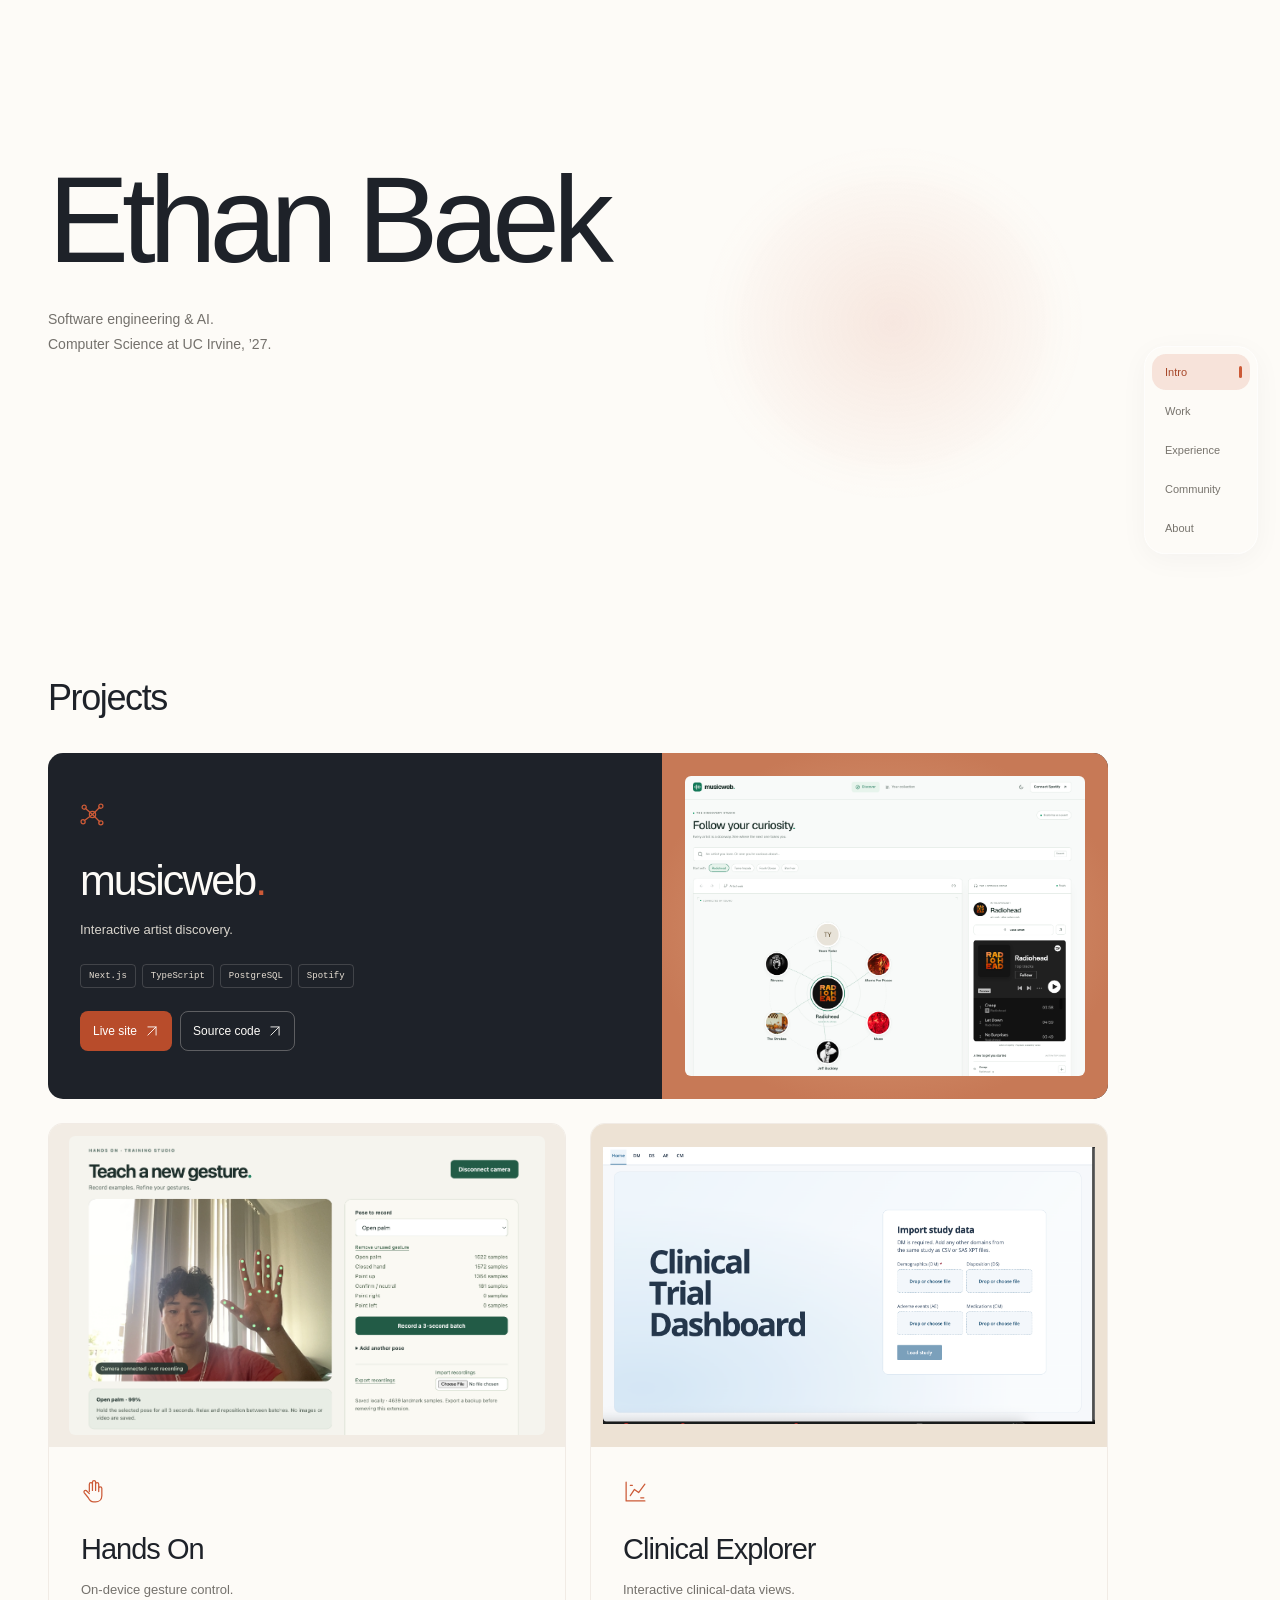
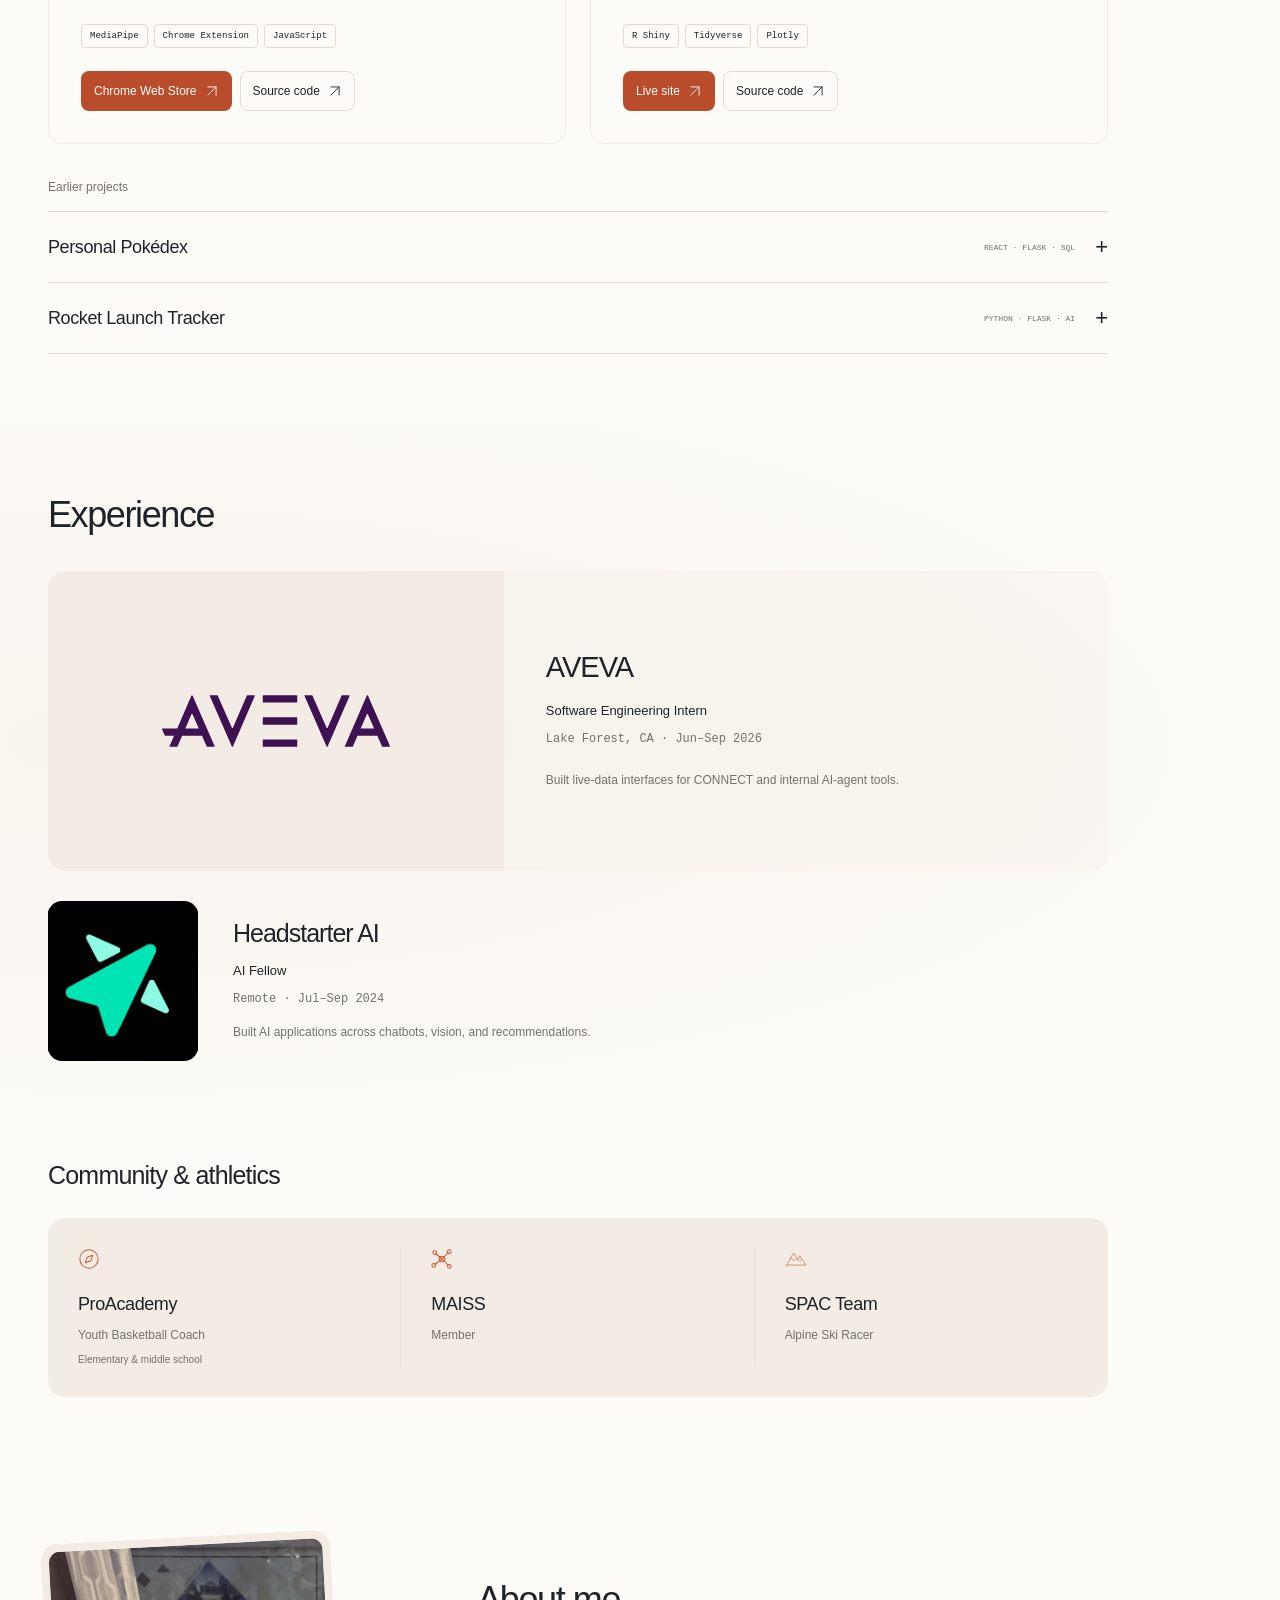
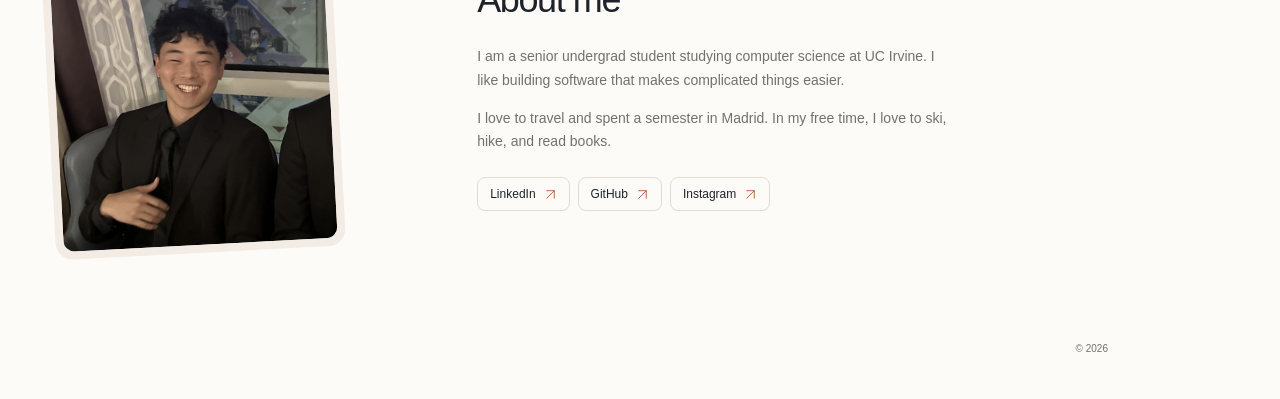
<file: index.html>
<!DOCTYPE html>
<html lang="en">
<head>
<meta charset="utf-8"><meta name="viewport" content="width=device-width, initial-scale=1">
<meta name="theme-color" content="#FDFBF7"><meta name="description" content="Ethan Baek. Software engineering, AI, and computer science at UC Irvine.">
<title>Ethan Baek</title><link rel="icon" href="assets/icons/summit.svg" type="image/svg+xml"><link rel="stylesheet" href="assets/css/portfolio.css?v=about-socials">
<script src="assets/js/photos.js?v=clinical-cover" defer></script><script src="assets/js/project-media.js" defer></script><script src="assets/js/portfolio.js?v=about-socials" defer></script>
</head><body>
<a class="skip-link" href="#main">Skip to content</a>
<svg class="svg-defs" xmlns="http://www.w3.org/2000/svg" aria-hidden="true"><defs>
<symbol id="i-summit" viewBox="0 0 40 40"><path d="M3 31 16 9l7 12 4-7 11 17H3Z M11 18l5 5 5-5 M24 21l3 3 3-3"/></symbol>
<symbol id="i-arrow" viewBox="0 0 24 24"><path d="M5 19 19 5M5 5h14v14"/></symbol>
<symbol id="i-code" viewBox="0 0 24 24"><path d="m8 6-6 6 6 6m8-12 6 6-6 6M14 3l-4 18"/></symbol>
<symbol id="i-node" viewBox="0 0 24 24"><path d="m5 6 7 6 7-7M12 12l7 7M12 12l-8 6"/><circle cx="4" cy="5" r="2"/><circle cx="20" cy="4" r="2"/><circle cx="12" cy="12" r="3"/><circle cx="20" cy="20" r="2"/><circle cx="3" cy="19" r="2"/></symbol>
<symbol id="i-hand" viewBox="0 0 24 24"><path d="M8 12V5a1.5 1.5 0 0 1 3 0v6-8a1.5 1.5 0 0 1 3 0v8-6a1.5 1.5 0 0 1 3 0v7-3a1.5 1.5 0 0 1 3 0v7c0 4-3 6-6 6h-2c-3 0-4-2-5-4l-4-5a1.5 1.5 0 0 1 2-2l3 3"/></symbol>
<symbol id="i-chart" viewBox="0 0 24 24"><path d="M3 3v18h18M7 16l4-6 4 3 6-8M7 6h2m8 12h3"/></symbol>
<symbol id="i-compass" viewBox="0 0 24 24"><circle cx="12" cy="12" r="10"/><path d="m16 8-2 6-6 2 2-6 6-2Z"/></symbol>
</defs></svg>
<nav class="section-rail" aria-label="Main navigation"><span class="rail-indicator" aria-hidden="true"></span><a href="#home"><span>Intro</span></a><a href="#work"><span>Work</span></a><a href="#experience"><span>Experience</span></a><a href="#community"><span>Community</span></a><a href="#about"><span>About</span></a><a href="#outside" hidden><span>Photos</span></a></nav>
<main id="main">
<section class="hero" id="home" aria-labelledby="hero-title"><div class="hero-copy wrap"><h1 id="hero-title">Ethan Baek</h1><p>Software engineering & AI.<br>Computer Science at UC Irvine, ’27.</p></div><div class="hero-ripple" aria-hidden="true"><span></span><span></span><span></span><span></span><i></i></div></section>
<section class="work section-pad" id="work" aria-labelledby="work-title"><div class="wrap"><div class="section-heading reveal"><h2 id="work-title">Projects</h2></div>
<article class="project project-music reveal" data-tilt><div class="project-copy"><div class="project-topline"><span class="project-icon"><svg><use href="#i-node"/></svg></span></div><h3>musicweb<span class="accent-text">.</span></h3><p>Interactive artist discovery.</p><ul class="tags" aria-label="Technologies"><li>Next.js</li><li>TypeScript</li><li>PostgreSQL</li><li>Spotify</li></ul><div class="project-links"><a class="button button-accent" href="https://musicweb8.vercel.app/" target="_blank" rel="noopener noreferrer" aria-label="Live site for musicweb.">Live site <svg aria-hidden="true"><use href="#i-arrow"/></svg></a><a class="button button-outline" href="https://github.com/ebaek44/melody" target="_blank" rel="noopener noreferrer" aria-label="Source code for musicweb.">Source code <svg aria-hidden="true"><use href="#i-arrow"/></svg></a></div></div>
<div class="music-art project-art" data-project-image="musicweb"><div class="art-window"><div class="window-bar"><span>● ● ●</span><span>musicweb. / discover</span><svg><use href="#i-node"/></svg></div><div class="graph"><svg class="music-network" viewBox="0 0 540 280" aria-hidden="true"><g class="network-connections"><path d="M234 148Q173 103 111 103M234 148Q270 74 341 65M234 148Q328 119 417 143M234 148Q203 207 149 227M234 148Q295 206 353 218M111 103Q76 129 66 166M341 65Q391 69 438 52M353 218Q399 239 450 223"/></g><g class="network-nodes"><circle cx="111" cy="103" r="7"/><circle cx="341" cy="65" r="6"/><circle cx="417" cy="143" r="8"/><circle cx="149" cy="227" r="6"/><circle cx="353" cy="218" r="7"/><circle cx="66" cy="166" r="4"/><circle cx="438" cy="52" r="4"/><circle cx="450" cy="223" r="4"/></g><circle class="network-focus-halo" cx="234" cy="148" r="17"/><circle class="network-focus" cx="234" cy="148" r="8"/></svg></div></div></div></article>
<div class="project-grid">
<article class="project project-hand reveal" data-tilt><div class="hand-art project-art" data-project-image="hands-on"><div class="hand-orbit orbit-one"></div><div class="hand-orbit orbit-two"></div><svg class="big-hand"><use href="#i-hand"/></svg><span class="tracking-point point-one"></span><span class="tracking-point point-two"></span><span class="tracking-point point-three"></span><span class="hand-chip"><span class="status-dot"></span> On-device inference</span></div><div class="project-copy"><div class="project-topline"><span class="project-icon"><svg><use href="#i-hand"/></svg></span></div><h3>Hands On</h3><p>On-device gesture control.</p><ul class="tags" aria-label="Technologies"><li>MediaPipe</li><li>Chrome Extension</li><li>JavaScript</li></ul><div class="project-links"><a class="button button-accent" href="https://chromewebstore.google.com/detail/hands-on-video-controls/jdjlaclhenlokblgpiiofpblpdoeldfp?hl=en-US&utm_source=ext_sidebar" target="_blank" rel="noopener noreferrer" aria-label="Chrome Web Store for Hands On">Chrome Web Store <svg aria-hidden="true"><use href="#i-arrow"/></svg></a><a class="button button-outline" href="https://github.com/ebaek44/hand-tracker-1" target="_blank" rel="noopener noreferrer" aria-label="Source code for Hands On">Source code <svg aria-hidden="true"><use href="#i-arrow"/></svg></a></div></div></article>
<article class="project project-clinical reveal" data-tilt><div class="clinical-art project-art" data-project-image="clinical-trials"><div class="chart-title"><span>CLINICAL DATA / OVERVIEW</span><svg><use href="#i-chart"/></svg></div><div class="chart-grid"><div class="chart-bars"><i></i><i></i><i></i><i></i><i></i><i></i><i></i><i></i><i></i></div><svg viewBox="0 0 420 150" preserveAspectRatio="none"><path d="m0 130 45-22 45 12 45-55 45 15 45-30 45 12 45-40 65-15"/></svg></div></div><div class="project-copy"><div class="project-topline"><span class="project-icon"><svg><use href="#i-chart"/></svg></span></div><h3>Clinical Explorer</h3><p>Interactive clinical-data views.</p><ul class="tags" aria-label="Technologies"><li>R Shiny</li><li>Tidyverse</li><li>Plotly</li></ul><div class="project-links"><a class="button button-accent" href="https://01a1d25d-8db1-9550-7e4b-97e383f80b82.share.connect.posit.cloud/" target="_blank" rel="noopener noreferrer" aria-label="Live site for Clinical Explorer">Live site <svg aria-hidden="true"><use href="#i-arrow"/></svg></a><a class="button button-outline" href="https://github.com/miaS057/clinical-trial-r-shiny" target="_blank" rel="noopener noreferrer" aria-label="Source code for Clinical Explorer">Source code <svg aria-hidden="true"><use href="#i-arrow"/></svg></a></div></div></article>
</div>
<div class="other-work reveal"><p class="eyebrow">Earlier projects</p><details><summary><span>Personal Pokédex</span><span class="small-meta">REACT · FLASK · SQL</span><span class="details-plus" aria-hidden="true">+</span></summary><div class="archive-detail"><img src="images/pokemon.jpg" alt="Original Personal Pokédex project artwork" loading="lazy"><p>A personal Pokémon collection with persistent trainer data. React / Flask / SQL.</p></div></details><details><summary><span>Rocket Launch Tracker</span><span class="small-meta">PYTHON · FLASK · AI</span><span class="details-plus" aria-hidden="true">+</span></summary><div class="archive-detail"><img src="images/rocket_launch.jpg" alt="Original Rocket Launch Tracker project artwork" loading="lazy"><p>US launch tracking and experimental delay modeling. Python / Flask.</p></div></details></div>

</div></section>
<section class="experience section-pad" id="experience" aria-labelledby="experience-title"><div class="wrap"><div class="section-heading reveal"><h2 id="experience-title">Experience</h2></div>
<article class="aveva-feature reveal"><div class="experience-photo aveva-photo" id="aveva-photo"><div class="photo-art company-logo company-logo-aveva"><img src="images/companies/aveva.svg" alt="AVEVA logo" width="109" height="25" decoding="async"></div></div><div class="aveva-copy"><h3 class="aveva-wordmark" id="aveva-logo">AVEVA</h3><p class="experience-role">Software Engineering Intern</p><p class="role-date">Lake Forest, CA · Jun–Sep 2026</p><p>Built live-data interfaces for CONNECT and internal AI-agent tools.</p></div></article>
<article class="headstarter-feature reveal"><div class="experience-photo headstarter-photo" id="headstarter-photo"><div class="photo-art company-logo company-logo-headstarter"><img src="images/companies/headstarter.png" alt="Headstarter logo" width="640" height="640" decoding="async"></div></div><div><h3>Headstarter AI</h3><p class="experience-role">AI Fellow</p><p class="role-date">Remote · Jul–Sep 2024</p><p>Built AI applications across chatbots, vision, and recommendations.</p></div></article>
</div></section>
<section class="community section-pad" id="community" aria-labelledby="community-title"><div class="wrap reveal"><h2 id="community-title">Community & athletics</h2><div class="community-grid"><article><svg aria-hidden="true"><use href="#i-compass"/></svg><h3>ProAcademy</h3><p>Youth Basketball Coach</p><small>Elementary & middle school</small></article><article><svg aria-hidden="true"><use href="#i-node"/></svg><h3>MAISS</h3><p>Member</p></article><article><svg aria-hidden="true"><use href="#i-summit"/></svg><h3>SPAC Team</h3><p>Alpine Ski Racer</p></article></div></div></section>
<section class="about section-pad" id="about" aria-labelledby="about-title">
  <div class="wrap about-layout reveal">
    <div class="portrait-frame"><img src="images/avatar.jpg" width="1443" height="1610" alt="Portrait" loading="lazy"></div>
    <div>
      <h2 id="about-title">About me</h2>
      <p>I am a senior undergrad student studying computer science at UC Irvine. I like building software that makes complicated things easier.</p>
      <p>I love to travel and spent a semester in Madrid. In my free time, I love to ski, hike, and read books.</p>
      <nav class="social-links" aria-label="Social profiles">
        <a href="https://www.linkedin.com/in/ethan-baek-a11434319/" target="_blank" rel="noopener noreferrer">LinkedIn <svg aria-hidden="true"><use href="#i-arrow"/></svg></a>
        <a href="https://github.com/ebaek44" target="_blank" rel="noopener noreferrer">GitHub <svg aria-hidden="true"><use href="#i-arrow"/></svg></a>
        <a href="https://www.instagram.com/ebaek_44/" target="_blank" rel="noopener noreferrer">Instagram <svg aria-hidden="true"><use href="#i-arrow"/></svg></a>
      </nav>
    </div>
  </div>
</section>
<!-- To restore the carousel, remove hidden here and from the Photos link above. -->
<section class="outside section-pad" id="outside" hidden aria-labelledby="outside-title"><div class="wrap outside-heading reveal"><h2 id="outside-title">Outside</h2></div><div class="photo-wheel" tabindex="0" role="region" aria-label="Personal photos. Scroll or use arrow keys to browse."><div class="photo-track" id="photo-track"></div></div></section>
</main><footer class="site-footer wrap"><span>© <span id="year">2026</span></span></footer>
</body></html>
</file>
<file: assets/css/portfolio.css>
/* Cream, ink, and burnt orange. Motion stays quiet and respects system preferences. */
:root {
  --paper: #FDFBF7;
  --white: #FDFBF7;
  --ink: #1E2229;
  --dark: #1E2229;
  --muted: #74716C;
  --line: #E2DBD2;
  --accent: #CC5A37;
  --accent-ink: #A74729;
  --accent-solid: #B84C2B;
  --sand: #F2ECE4;
  --ease: cubic-bezier(.22, 1, .36, 1);
  font-family: Arial, Helvetica, sans-serif;
  color: var(--ink);
  background: var(--paper);
  font-synthesis: none;
  scroll-behavior: smooth;
  scroll-padding-top: 55px;
}
* { box-sizing: border-box; }
body { margin: 0; }
a { color: inherit; text-decoration: none; }
button, input, textarea { font: inherit; }
button { cursor: pointer; }
button, a, summary { -webkit-tap-highlight-color: transparent; }
svg { width: 24px; height: 24px; fill: none; stroke: currentColor; stroke-width: 1.5; stroke-linecap: round; stroke-linejoin: round; }
img { display: block; max-width: 100%; object-fit: cover; }
p { line-height: 1.7; }
h1, h2, h3, p { margin-top: 0; }
h1, h2, h3 { font-weight: 400; }
h2 { font-size: 36px; letter-spacing: -1.4px; line-height: 1.15; margin-bottom: 0; }
h3 { letter-spacing: -1px; }
.wrap { width: min(1080px, calc(100% - 220px)); margin-left: max(48px, calc((100% - 1280px) / 2)); margin-right: 160px; }
.section-pad { padding-block: 70px; }
.section-heading { margin-bottom: 35px; }
.eyebrow { font: 10px/1.5 'Courier New', monospace; letter-spacing: 1px; color: var(--muted); }
.svg-defs { position: absolute; width: 0; height: 0; overflow: hidden; }
.skip-link { position: fixed; top: -100px; left: 15px; background: var(--paper); padding: 15px; z-index: 99; }
.skip-link:focus { top: 10px; }
:focus-visible { outline: 2px solid var(--accent); outline-offset: 5px; }
/* A fixed side rail; the inset highlight tracks the section in view. */
.section-rail {
  position: fixed; z-index: 20; top: 50%; right: 22px; transform: translateY(-50%);
  width: 114px; padding: 7px; display: flex; flex-direction: column; gap: 3px;
  border: 1px solid #FFFFFFB3; border-radius: 21px; background: #FDFBF7D6;
  box-shadow: 0 6px 28px #1E22290A; backdrop-filter: blur(20px); -webkit-backdrop-filter: blur(20px);
}
.section-rail a { position: relative; z-index: 1; font-size: 11px; padding: 12px 13px; border-radius: 14px; color: #77736C; transition: color .3s; }
.section-rail a:hover, .section-rail a[aria-current] { color: var(--accent-ink); }
.rail-indicator { position: absolute; left: 7px; right: 7px; top: 0; height: var(--active-height, 37px); border-radius: 14px; background: #CC5A3726; transform: translateY(var(--active-y, 7px)); transition: transform .55s var(--ease), height .35s; pointer-events: none; }
.rail-indicator:after { content: ''; position: absolute; right: 8px; top: 50%; translate: 0 -50%; width: 3px; height: 12px; border-radius: 3px; background: var(--accent); }
/* Fine expanding contours replace the mountain photograph. */
.hero { height: 665px; position: relative; isolation: isolate; overflow: hidden; background: var(--paper); }
.hero-copy { position: relative; z-index: 2; padding-top: 160px; }
.hero h1 { font-size: clamp(75px, 9.5vw, 125px); letter-spacing: -7px; line-height: 1; margin: 0 0 25px; }
.hero-copy p { font-size: 14px; line-height: 1.8; color: var(--muted); }
.hero-ripple { position: absolute; width: 570px; height: 570px; right: 8%; top: 38px; pointer-events: none; mask-image: radial-gradient(ellipse, #000 35%, transparent 72%); transform: rotateX(22deg) rotate(-18deg); }
.hero-ripple span { position: absolute; inset: 0; border: 1px solid #CC5A37; border-radius: 48% 52% 50% 50%; animation: ripple 16s linear infinite; opacity: 0; animation-play-state: paused; }
.hero-ripple span:nth-child(2) { animation-delay: -4s; }.hero-ripple span:nth-child(3) { animation-delay: -8s; }.hero-ripple span:nth-child(4) { animation-delay: -12s; }
.hero-ripple i { position: absolute; inset: 16%; background: radial-gradient(ellipse, #CC5A371F, transparent 70%); border-radius: 50%; }
.hero.is-active .hero-ripple span { animation-play-state: running; }
@keyframes ripple { 0% { transform: scale(.2); opacity: 0; } 20% { opacity: .32; } 65% { opacity: .22; } 100% { transform: scale(1.1); opacity: 0; } }
/* Project illustrations are native SVG and CSS, not screenshots of live apps. */
.work { padding-top: 12px; }
.project { background: #FDFBF780; border: 1px solid #E2DBD275; border-radius: 15px; overflow: hidden; position: relative; transform: perspective(1400px) rotateX(var(--tilt-x, 0deg)) rotateY(var(--tilt-y, 0deg)); transition: transform .55s var(--ease), box-shadow .4s; }
.project:hover { box-shadow: 0 18px 45px #1E22290A; }
.project-music { display: grid; grid-template-columns: 43% 57%; background: var(--dark); color: var(--paper); border: 0; }
.project-copy { padding: 32px; }
.project-topline { margin-bottom: 25px; }
.project-icon { display: inline-flex; color: var(--accent); }
.project-icon svg { width: 25px; height: 25px; stroke-width: 1.2; }
.project-music .project-icon { color: var(--accent); }
.project h3 { font-size: 29px; margin: 0 0 13px; line-height: 1.15; }
.project-music h3 { font-size: 43px; letter-spacing: -2px; }
.accent-text { color: var(--accent); }
.project-copy > p { font-size: 13px; color: var(--muted); margin-bottom: 18px; }
.project-music .project-copy > p { color: #D8D4CC; }
.tags { display: flex; flex-wrap: wrap; gap: 6px; list-style: none; padding: 0; margin: 23px 0; }
.tags li { font: 9px 'Courier New', monospace; border: 1px solid var(--line); padding: 6px 8px; border-radius: 4px; }
.project-music .tags li { border-color: #F2ECE42B; color: #E7DFD4; }
.project-links { display: flex; flex-wrap: wrap; gap: 8px; }
.project-links .button { gap: 8px; min-height: 40px; padding: 8px 12px; font-size: 12px; }
.project-links .button svg { width: 14px; height: 14px; flex: none; }
.project-links a[href=""] { display: none; }
.project-links .button-outline:hover { background: #CC5A370C; }
.project-music .project-links .button-outline { border-color: #F2ECE44D; }
.project-music .project-links .button-outline:hover { background: #F2ECE412; }
.project-art { display: block; overflow: hidden; position: relative; }
.music-art { background: radial-gradient(ellipse at center, #DCA17E, #C77956 75%); padding: 30px; display: flex; justify-content: center; align-items: center; flex-direction: column; }
.art-window { width: 100%; background: #FDFBF7; color: var(--ink); box-shadow: 0 25px 35px #1E222922; transform: rotate(-3deg) scale(.96); border-radius: 6px; overflow: hidden; transition: transform .6s var(--ease); }
.project:hover .art-window { transform: rotate(0) scale(.98); }
.window-bar { height: 31px; border-bottom: 1px solid var(--line); display: flex; align-items: center; justify-content: space-between; padding-inline: 12px; font: 8px 'Courier New', monospace; }
.window-bar > span:first-child { color: #B6A18D; font-size: 6px; }
.window-bar svg { width: 13px; height: 13px; }
.graph { position: relative; height: 250px; background: var(--paper); }
.music-art .art-window { transform: none; }
.project-music:hover .art-window { transform: translateY(-2px); }
.music-network { width: 100%; height: 100%; }
.network-connections { fill: none; stroke: #BA8B724D; stroke-width: 1.2; }
.network-nodes { fill: #F2ECE4; stroke: #C6AE97; stroke-width: 1.2; }
.network-focus-halo { fill: #CC5A3709; stroke: none; }
.network-focus { fill: var(--accent); stroke: none; }
.project-grid { display: grid; grid-template-columns: 1fr 1fr; gap: 24px; margin-top: 24px; }
.hand-art, .clinical-art { height: 240px; }
.hand-art { display: grid; place-items: center; color: var(--accent); background: #F2ECE4; }
.hand-art:before { content: ''; position: absolute; inset: 0; background-image: linear-gradient(#8C6D5408 1px,transparent 1px),linear-gradient(90deg,#8C6D5408 1px,transparent 1px); background-size: 30px 30px; }
.big-hand { width: 105px; height: 140px; stroke-width: .7; transform: rotate(-12deg); transition: transform .7s var(--ease); }
.project:hover .big-hand { transform: rotate(0) scale(1.05); }
.hand-orbit { position: absolute; width: 200px; height: 200px; border: 1px solid #CC5A3738; border-radius: 50%; left: 50%; top: 50%; translate: -50% -50%; }
.orbit-two { width: 150px; height: 150px; border-style: dashed; animation: orbit 50s linear infinite; }
@keyframes orbit { to { rotate: 360deg; } }
.tracking-point { position: absolute; width: 6px; height: 6px; border-radius: 50%; background: #CC5A37; box-shadow: 0 0 0 6px #CC5A3710; }
.point-one { left: 45%; top: 40%; }.point-two { left: 52%; top: 64%; }.point-three { left: 57%; top: 24%; }
.hand-chip { position: absolute; bottom: 18px; right: 18px; font: 8px 'Courier New', monospace; background: #FDFBF7BF; padding: 8px; border-radius: 4px; }
.status-dot { display: inline-block; width: 5px; height: 5px; background: var(--accent); border-radius: 50%; margin-right: 6px; }
.clinical-art { background: #EDE2D4; padding: 26px; color: #8C6D54; }
.chart-title { display: flex; align-items: center; justify-content: space-between; font: 8px 'Courier New', monospace; letter-spacing: .6px; }
.chart-grid { position: relative; height: 143px; margin-top: 18px; background: repeating-linear-gradient(0deg,#9C7A541C 0 1px,transparent 1px 34px); }
.chart-bars { position: absolute; inset: 10px 0 0; display: flex; align-items: flex-end; gap: 15px; }
.chart-bars i { flex: 1; height: 40%; background: #CC8A66; transform-origin: bottom; transition: transform 1s var(--ease); }
.chart-bars i:nth-child(2n) { height: 57%; }.chart-bars i:nth-child(3n) { height: 74%; }.chart-bars i:nth-child(4n) { height: 95%; }
.project:hover .chart-bars i { transform: scaleY(.88); }
.chart-grid svg { position: absolute; inset: 0; width: 100%; height: 100%; stroke: #CC5A37; stroke-width: 2; }
.other-work { margin-top: 36px; }.other-work > p { text-transform: none; letter-spacing: 0; font: 12px Arial, sans-serif; margin-bottom: 17px; }
details { border-top: 1px solid var(--line); }details:last-child { border-bottom: 1px solid var(--line); }
summary { display: flex; align-items: center; gap: 20px; cursor: pointer; list-style: none; padding-block: 22px; }summary::-webkit-details-marker { display: none; }
summary > span:first-child { font-size: 18px; letter-spacing: -.4px; }
.small-meta { margin-left: auto; font: 8px 'Courier New', monospace; color: var(--muted); }
.details-plus { font-size: 22px; transition: rotate .3s; }details[open] .details-plus { rotate: 45deg; }
.archive-detail { display: flex; gap: 25px; align-items: center; max-width: 750px; padding-bottom: 25px; }
.archive-detail img { width: 120px; height: 90px; border-radius: 6px; filter: saturate(.6); }
.archive-detail p { font-size: 13px; color: var(--muted); margin: 0; }
/* Professional experience and community use different scales and surfaces. */
.experience { background: radial-gradient(ellipse at 10% 45%, #F2ECE47A, transparent 68%); }
.aveva-feature { display: grid; grid-template-columns: 43% 57%; min-height: 300px; border-radius: 18px; overflow: hidden; background: #F2ECE466; }
.experience-photo { position: relative; min-height: 300px; background: var(--sand); overflow: hidden; }
.experience-photo > img { position: absolute; inset: 0; height: 100%; width: 100%; object-fit: cover; filter: saturate(.75); }
.photo-art { position: absolute; inset: 0; }
.company-logo { display: grid; place-items: center; background: var(--sand); }
.company-logo img { width: 62%; height: auto; max-width: 230px; max-height: 60%; object-fit: contain; filter: none; }
.company-logo-headstarter { background: #000000; }
.company-logo-headstarter img { width: 100%; height: 100%; max-width: 100%; max-height: 100%; }
.aveva-copy { padding: 42px; align-self: center; }
.aveva-copy h3, .headstarter-feature h3 { font-size: 29px; letter-spacing: -1px; font-weight: 400; margin-bottom: 16px; }
.aveva-wordmark img { max-width: 160px; max-height: 55px; object-fit: contain; }
.aveva-copy > p, .headstarter-feature p { font-size: 12px; color: var(--muted); max-width: 380px; }
.aveva-copy > .experience-role, .headstarter-feature .experience-role { color: var(--ink); margin-bottom: 7px; font-size: 13px; }
.role-date { font: 10px/1.7 'Courier New', monospace; margin-bottom: 20px; }
.aveva-copy > p:last-child, .headstarter-feature p:last-child { margin-bottom: 0; }
.headstarter-feature { display: grid; grid-template-columns: 150px 1fr; gap: 35px; align-items: center; margin-top: 30px; }
.headstarter-photo { min-height: 160px; border-radius: 14px; }
.headstarter-feature h3 { font-size: 25px; margin-bottom: 12px; }
.headstarter-feature .role-date { margin-bottom: 12px; }
.community { padding-top: 30px; }
.community h2 { font-size: 25px; letter-spacing: -.8px; margin-bottom: 28px; }
.community-grid { display: grid; grid-template-columns: repeat(3, 1fr); gap: 0; background: var(--sand); padding: 30px 0; border-radius: 17px; }
.community-grid article { padding: 0 30px; border-right: 1px solid #1E222910; }.community-grid article:last-child { border: 0; }
.community-grid svg { height: 22px; width: 22px; color: var(--accent); margin-bottom: 20px; stroke-width: 1.1; }
.community-grid h3 { font-size: 18px; letter-spacing: -.4px; margin-bottom: 10px; }
.community-grid p { font-size: 12px; color: var(--muted); margin-bottom: 4px; }.community-grid small { font-size: 10px; color: var(--muted); }
.about-layout { display: grid; grid-template-columns: 32% 1fr; gap: 90px; align-items: center; }
.portrait-frame { padding: 8px; max-width: 290px; border-radius: 17px; background: var(--sand); transform: rotate(-3deg); }
.portrait-frame img { width: 100%; height: 300px; border-radius: 11px; filter: saturate(.65); object-position: center 40%; }
.about h2 { margin-bottom: 25px; }.about p { font-size: 14px; color: var(--muted); max-width: 470px; }
.social-links {
  display: flex;
  flex-wrap: wrap;
  gap: 8px;
  margin-top: 23px;
}
.social-links a {
  display: inline-flex;
  align-items: center;
  gap: 8px;
  padding: 9px 12px;
  border: 1px solid var(--line);
  border-radius: 8px;
  font-size: 12px;
}
.social-links a:hover { background: var(--sand); color: var(--accent-ink); }
.social-links svg { width: 13px; height: 13px; color: var(--accent-ink); }
/* Continuous, floating photo strip. Wheel and touch input add decaying momentum. */
.outside { overflow: hidden; position: relative; background: radial-gradient(ellipse at 45% 50%, #F2ECE4B3, transparent 70%); }
.photo-wheel { height: 360px; margin-top: 30px; position: relative; perspective: 1200px; touch-action: pan-y; }
.photo-track { position: absolute; inset: 0; transform-style: preserve-3d; }
.photo-card { position: absolute; left: 50%; top: 25px; width: 280px; height: 290px; padding: 8px; margin: 0; background: var(--paper); border-radius: 6px; box-shadow: 0 16px 35px #1E222910; transform: translateX(calc(-50% + var(--offset) * 292px)) translateY(calc(var(--depth) * 12px + var(--float, 0px))) rotate(calc(var(--offset) * 4deg)); opacity: var(--photo-opacity, 1); z-index: var(--photo-z); }
.photo-card:has(figcaption) { padding-bottom: 29px; }
.photo-card > img, .photo-placeholder { width: 100%; height: 100%; object-fit: cover; border-radius: 2px; filter: saturate(.75); }
.photo-placeholder { position: relative; background: #D7C8B7; overflow: hidden; }
.photo-placeholder:before { content: ''; position: absolute; inset: 30% -20% -20%; background: #AA8B72; clip-path: polygon(0 85%,30% 5%,47% 45%,65% 0,100% 90%); }
.photo-placeholder:after { content: ''; position: absolute; width: 45px; height: 45px; border-radius: 50%; background: #DDA17C; right: 28px; top: 28px; }
.placeholder-1 { background: #E4D5C4; }.placeholder-1:before { background: #BA9C80; clip-path: polygon(0 90%,40% 0,70% 80%,85% 40%,100% 90%); }
.placeholder-2 { background: #CEC8BF; }.placeholder-2:before { background: #F2ECE4; }
.placeholder-3 { background: #D8B18D; }.placeholder-3:before { background: #A07B62; }
.placeholder-4 { background: #C7B8A8; }.placeholder-4:before { background: #837667; clip-path: polygon(0 100%,15% 5%,30% 100%,50% 0,70% 100%,85% 10%,100% 100%); }
.photo-card figcaption { position: absolute; bottom: 10px; left: 13px; font-size: 10px; color: var(--muted); }
.button { display: inline-flex; gap: 28px; align-items: center; justify-content: space-between; font-size: 11px; padding: 14px 21px; border: 1px solid transparent; border-radius: 8px; transition: transform .25s, background .25s; }
.button:hover { transform: translateY(-2px); }.button svg { width: 16px; height: 16px; }.button-accent { background: var(--accent-solid); color: #FFFFFF; }.button-dark svg { color: #FFFFFF; }.button-accent:hover { background: #9F3D22; }.button-outline { border-color: var(--line); }
.site-footer { display: flex; justify-content: flex-end; padding: 20px 0 45px; color: var(--muted); font-size: 10px; }
.reveal { opacity: 1; }.js-motion .reveal { opacity: 0; transform: translateY(20px); transition: opacity .7s var(--ease), transform .7s var(--ease); }.js-motion .reveal.visible { opacity: 1; transform: translateY(0); }
/* Keep real app captures uncropped and large enough to show the interface. */
.project-art.has-screenshot { display: grid; place-items: center; height: auto; padding: 12px; }
.project-art.has-screenshot:before { display: none; }
.project-art.has-screenshot > img { display: block; width: 100%; height: auto; object-fit: contain; border-radius: 6px; }
.project-music { --cover-width: 400px; --cover-inset: clamp(12px, 1.8vw, 24px); }
.project-music > .project-copy { align-self: center; }
.project-music > .project-art.has-screenshot { padding: var(--cover-inset); }
/* Use a shallow preview while keeping the screenshot’s top and artist graph in view. */
.music-art.has-screenshot > img { max-width: var(--cover-width); aspect-ratio: 4 / 3; object-fit: cover; }
@media (min-width: 801px) {
  .project-music:has(> .music-art.has-screenshot) { grid-template-columns: minmax(0, 1fr) min(57%, calc(var(--cover-width) + var(--cover-inset) * 2)); }
  .project-grid .project-art { height: auto; aspect-ratio: 8 / 5; }
  .project-grid .project-art.has-screenshot > img { position: absolute; inset: 12px; width: calc(100% - 24px); height: calc(100% - 24px); }
  .project-grid .hand-art.has-screenshot > img { inset: 0; margin: auto; width: auto; height: auto; max-width: calc(100% - 24px); max-height: calc(100% - 24px); }
  .project-grid .clinical-art { display: flex; flex-direction: column; }
  .project-grid .clinical-art .chart-grid { flex: 1; min-height: 0; }
}
@media (min-width: 1600px) { .hero { height: 740px; }.hero-copy { padding-top: 185px; }.hero-ripple { right: 18%; } }
@media (max-width: 1100px) { .hero h1 { font-size: 95px; }.project-copy { padding: 28px; }.music-art { padding: 25px; }.about-layout { gap: 50px; }.aveva-copy { padding: 30px; }.community-grid article { padding-inline: 23px; } }
@media (max-width: 800px) {
  :root { scroll-padding-top: 30px; }
  .wrap { width: calc(100% - 76px); margin-left: 20px; margin-right: 56px; }.section-pad { padding-block: 50px; }h2 { font-size: 30px; letter-spacing: -1px; }.section-heading { margin-bottom: 25px; }
  .section-rail { width: 32px; right: 8px; padding: 4px; gap: 4px; border-radius: 18px; }
  .section-rail a { height: 28px; width: 22px; padding: 0; border-radius: 12px; display: grid; place-items: center; }
  .section-rail a:after { content: ''; height: 4px; width: 4px; background: #A49B8E; border-radius: 50%; }.section-rail a[aria-current]:after { background: var(--accent); }
  .section-rail a span { position: absolute; width: 1px; height: 1px; margin: -1px; padding: 0; overflow: hidden; clip-path: inset(50%); white-space: nowrap; }
  .section-rail a:focus-visible span { width: auto; height: auto; margin: 0; padding: 7px 10px; overflow: visible; clip-path: none; right: 35px; background: var(--paper); border: 1px solid var(--line); border-radius: 8px; }
  .rail-indicator { left: 4px; right: 4px; border-radius: 12px; }.rail-indicator:after { display: none; }
  .hero { height: 560px; }.hero-copy { padding-top: 115px; }.hero h1 { font-size: clamp(48px, 13vw, 85px); letter-spacing: -3px; margin-bottom: 20px; }.hero-copy p { font-size: 12px; }.hero-ripple { width: 400px; height: 400px; top: 190px; right: -130px; }
  .work { padding-top: 0; }.project-music { display: flex; flex-direction: column; }.project-copy { padding: 24px; }.project-topline { margin-bottom: 18px; }.project h3 { font-size: 26px; }.project-music h3 { font-size: 36px; }.tags { margin-block: 20px; }.tags li { font-size: 8px; }.graph { height: 210px; }.music-art { padding: 18px; }.project-grid { grid-template-columns: 1fr; gap: 20px; margin-top: 20px; }.hand-art,.clinical-art { height: 220px; }.chart-grid { height: 130px; }.chart-bars { gap: 10px; }.project-icon svg { width: 22px; height: 22px; }

  .other-work { margin-top: 28px; }summary { gap: 12px; }summary > span:first-child { font-size: 16px; }.small-meta { display: none; }.details-plus { margin-left: auto; }.archive-detail { gap: 16px; }.archive-detail img { width: 75px; height: 80px; }.archive-detail p { font-size: 12px; }
  .aveva-feature { grid-template-columns: 1fr; }.aveva-photo { min-height: 205px; }.aveva-copy { padding: 27px; }.aveva-copy h3 { font-size: 28px; }.headstarter-feature { grid-template-columns: 85px 1fr; gap: 20px; margin-top: 25px; }.headstarter-photo { min-height: 135px; }.headstarter-feature h3 { font-size: 22px; }.headstarter-feature p { font-size: 11px; }.headstarter-feature .role-date { font-size: 9px; }
  .community { padding-top: 25px; }.community h2 { font-size: 23px; }.community-grid { grid-template-columns: 1fr; padding: 0 23px; }.community-grid article { padding: 23px 0; border-right: 0; border-bottom: 1px solid #1E222910; }.community-grid svg { float: right; margin: 0; height: 20px; width: 20px; }.community-grid h3 { font-size: 18px; }
  .about-layout { grid-template-columns: 1fr; gap: 30px; }.portrait-frame { width: 205px; }.portrait-frame img { height: 210px; }.about h2 { font-size: 28px; margin-bottom: 20px; }.about p { font-size: 13px; }
  .photo-wheel { height: 315px; margin-top: 20px; }.photo-card { width: 215px; height: 255px; transform: translateX(calc(-50% + var(--offset) * 229px)) translateY(calc(var(--depth) * 10px + var(--float, 0px))) rotate(calc(var(--offset) * 4deg)); }
}
@media (prefers-reduced-motion: reduce) {
  :root { scroll-behavior: auto; }*, *:before, *:after { animation: none!important; transition: none!important; }.js-motion .reveal { opacity: 1; transform: none; }.project { transform: none!important; }.hero-ripple span { opacity: .05; transform: scale(.6); }.hero-ripple span:nth-child(2) { transform: scale(.8); }.hero-ripple span:nth-child(3) { transform: scale(1); }.hero-ripple span:nth-child(4) { display: none; }
}
</file>
